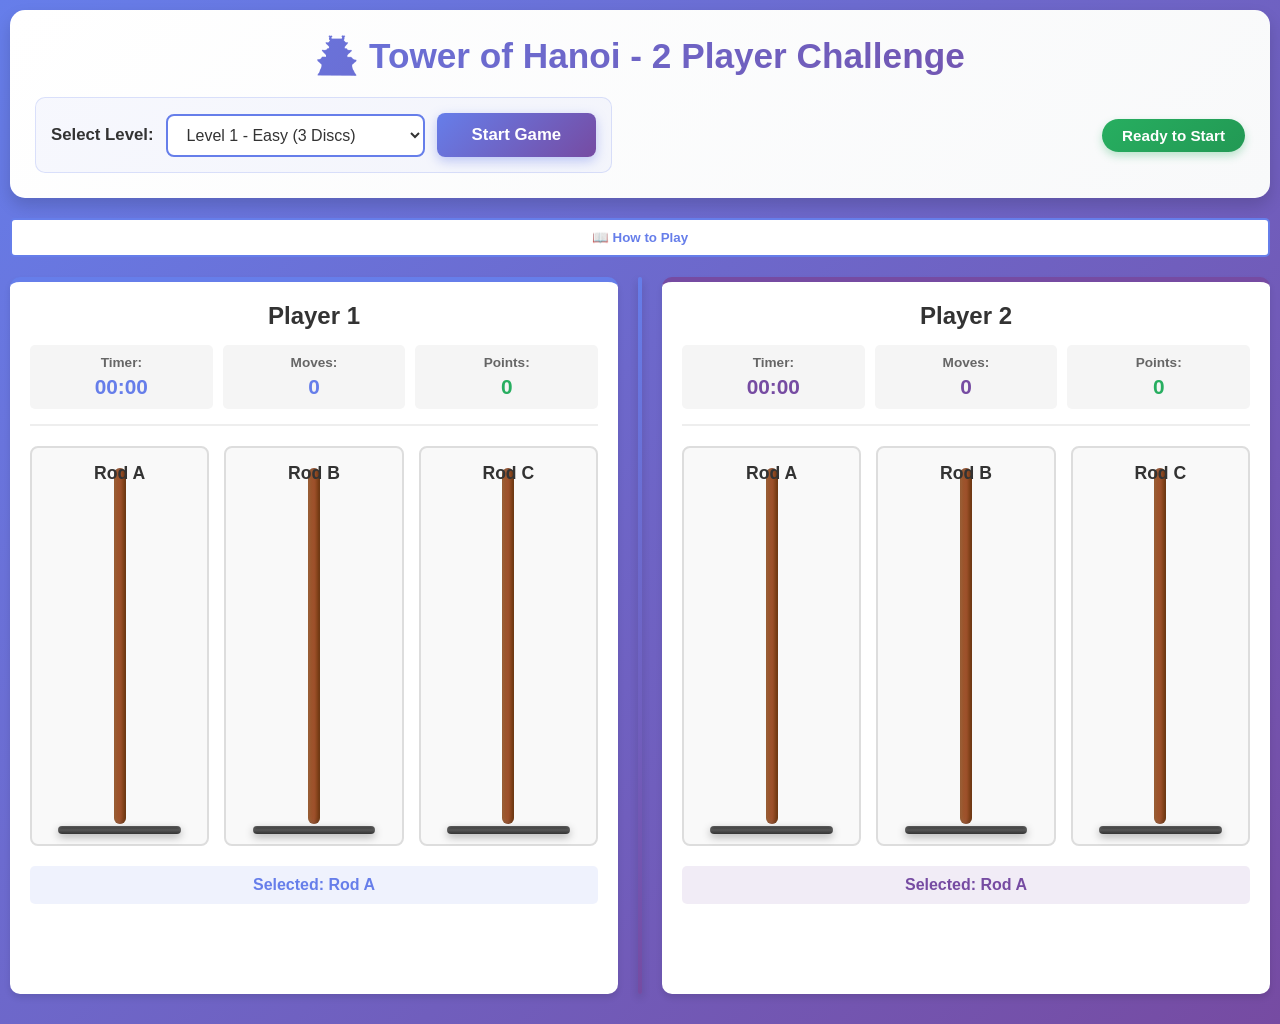
<file: tower_of_hanoi/index.html>
<!DOCTYPE html>
<html lang="en">
<head>
    <meta charset="UTF-8">
    <meta name="viewport" content="width=device-width, initial-scale=1.0">
    <title>Tower of Hanoi - 2 Player Game</title>
    <link rel="stylesheet" href="styles.css">
</head>
<body>
    <div class="container">
        <!-- Header -->
        <header class="header">
            <h1>🏯 Tower of Hanoi - 2 Player Challenge</h1>
            <div class="header-content">
                <div class="level-selector">
                    <label for="level">Select Level:</label>
                    <select id="level">
                        <option value="1">Level 1 - Easy (3 Discs)</option>
                        <option value="2">Level 2 - Medium (4 Discs)</option>
                        <option value="3">Level 3 - Hard (5 Discs)</option>
                        <option value="4">Level 4 - Very Hard (6 Discs)</option>
                        <option value="5">Level 5 - Extreme (7 Discs)</option>
                    </select>
                    <button id="startBtn" class="start-btn">Start Game</button>
                </div>
                <div class="game-status-header">
                    <div class="status-badge" id="statusBadge">Ready to Start</div>
                </div>
            </div>
        </header>

        <!-- Game Guide -->
        <div class="guide-container">
            <button class="guide-toggle" id="guideToggle">📖 How to Play</button>
            <div class="guide" id="guide">
                <h3>How to Play</h3>
                <div class="guide-content">
                    <p><strong>Objective:</strong> Move all discs from the first rod to the last rod.</p>
                    <p><strong>Rules:</strong></p>
                    <ul>
                        <li>Only one disc can be moved at a time</li>
                        <li>A larger disc cannot be placed on a smaller disc</li>
                        <li>You must move all discs to the rightmost rod</li>
                    </ul>
                    <p><strong>Player 1 Controls:</strong></p>
                    <ul>
                        <li><kbd>Q</kbd> - Select Left Rod</li>
                        <li><kbd>W</kbd> - Select Middle Rod</li>
                        <li><kbd>E</kbd> - Select Right Rod</li>
                        <li><kbd>Space</kbd> - Pick/Place Disc</li>
                    </ul>
                    <p><strong>Player 2 Controls:</strong></p>
                    <ul>
                        <li><kbd>U</kbd> - Select Left Rod</li>
                        <li><kbd>I</kbd> - Select Middle Rod</li>
                        <li><kbd>O</kbd> - Select Right Rod</li>
                        <li><kbd>Enter</kbd> - Pick/Place Disc</li>
                    </ul>
                    <p><strong>Scoring:</strong> Finish in fewer moves and less time to score more points!</p>
                </div>
            </div>
        </div>

        <!-- Split Screen Game Area -->
        <div class="game-wrapper">
            <!-- Player 1 Side -->
            <div class="player-section player1-section">
                <div class="player-header">
                    <h2>Player 1</h2>
                    <div class="stats">
                        <div class="stat">
                            <span class="label">Timer:</span>
                            <span class="timer" id="timer1">00:00</span>
                        </div>
                        <div class="stat">
                            <span class="label">Moves:</span>
                            <span class="moves" id="moves1">0</span>
                        </div>
                        <div class="stat">
                            <span class="label">Points:</span>
                            <span class="points" id="points1">0</span>
                        </div>
                    </div>
                </div>

                <div class="game-board" id="board1">
                    <div class="rod" data-player="1" data-rod="0">
                        <div class="rod-label">Rod A</div>
                        <div class="discs-container" id="rod-1-0"></div>
                    </div>
                    <div class="rod" data-player="1" data-rod="1">
                        <div class="rod-label">Rod B</div>
                        <div class="discs-container" id="rod-1-1"></div>
                    </div>
                    <div class="rod" data-player="1" data-rod="2">
                        <div class="rod-label">Rod C</div>
                        <div class="discs-container" id="rod-1-2"></div>
                    </div>
                </div>

                <div class="selected-rod" id="selected1">Selected: Rod A</div>
                <div class="picked-indicator" id="picked1"></div>
                <div class="status" id="status1"></div>
            </div>

            <!-- Divider -->
            <div class="divider"></div>

            <!-- Player 2 Side -->
            <div class="player-section player2-section">
                <div class="player-header">
                    <h2>Player 2</h2>
                    <div class="stats">
                        <div class="stat">
                            <span class="label">Timer:</span>
                            <span class="timer" id="timer2">00:00</span>
                        </div>
                        <div class="stat">
                            <span class="label">Moves:</span>
                            <span class="moves" id="moves2">0</span>
                        </div>
                        <div class="stat">
                            <span class="label">Points:</span>
                            <span class="points" id="points2">0</span>
                        </div>
                    </div>
                </div>

                <div class="game-board" id="board2">
                    <div class="rod" data-player="2" data-rod="0">
                        <div class="rod-label">Rod A</div>
                        <div class="discs-container" id="rod-2-0"></div>
                    </div>
                    <div class="rod" data-player="2" data-rod="1">
                        <div class="rod-label">Rod B</div>
                        <div class="discs-container" id="rod-2-1"></div>
                    </div>
                    <div class="rod" data-player="2" data-rod="2">
                        <div class="rod-label">Rod C</div>
                        <div class="discs-container" id="rod-2-2"></div>
                    </div>
                </div>

                <div class="selected-rod" id="selected2">Selected: Rod A</div>
                <div class="picked-indicator" id="picked2"></div>
                <div class="status" id="status2"></div>
            </div>
        </div>

        <!-- Results Modal -->
        <div class="modal" id="resultModal">
            <div class="modal-content">
                <h2>🎉 Level Complete!</h2>
                <div class="results">
                    <div class="player-result" id="player1Result"></div>
                    <div class="player-result" id="player2Result"></div>
                </div>
                <div class="winner" id="winner"></div>
                <button class="next-btn" id="nextLevelBtn">Next Level</button>
                <button class="restart-btn" id="restartBtn">Restart Game</button>
            </div>
        </div>

        <!-- Game Over Modal -->
        <div class="modal" id="gameOverModal">
            <div class="modal-content">
                <h2>🏆 Game Over!</h2>
                <div class="final-results">
                    <div id="finalResults"></div>
                </div>
                <button class="restart-btn" id="restartGameBtn">Play Again</button>
            </div>
        </div>
    </div>

    <script src="script.js"></script>
</body>
</html>
</file>
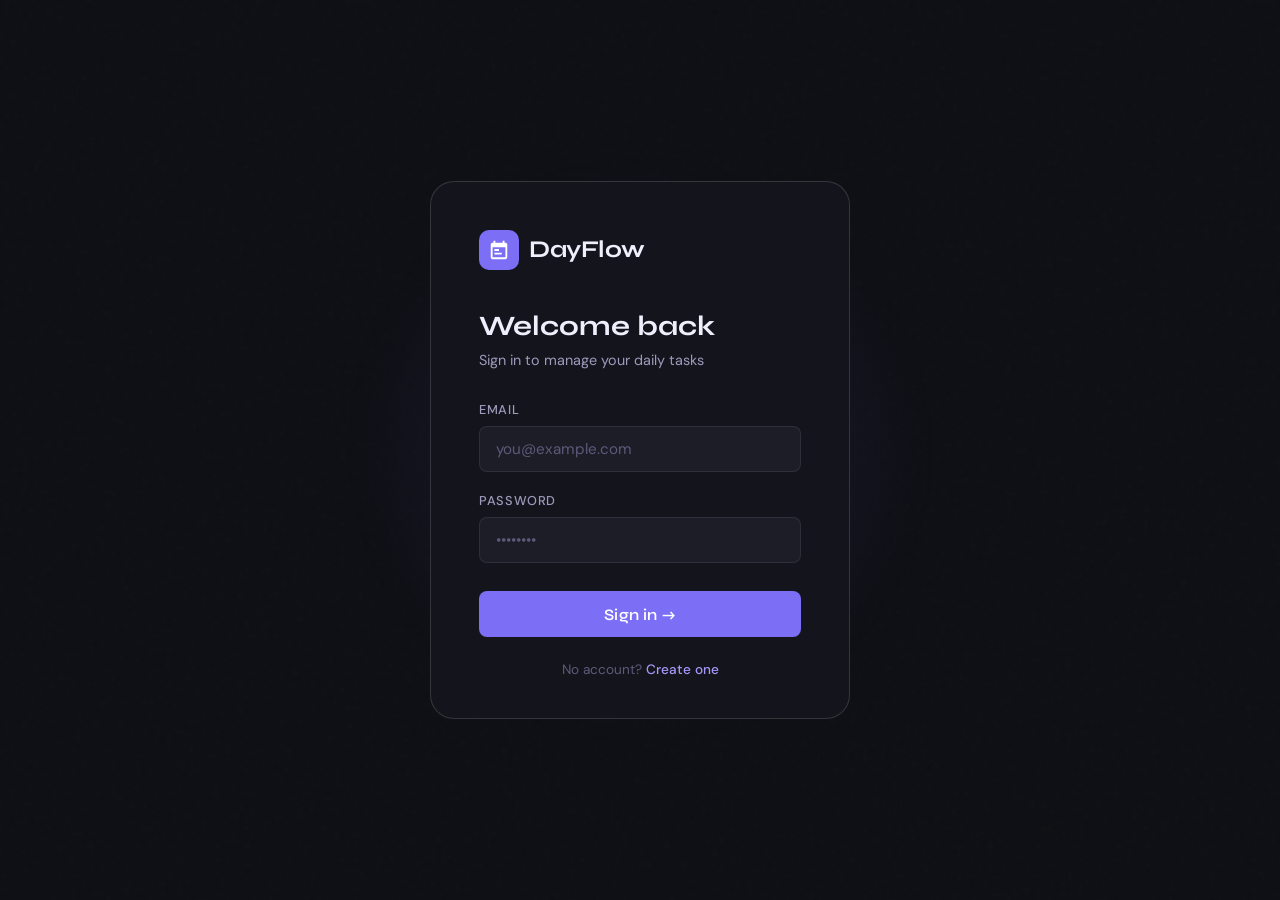
<file: daily-task-manager (1).html>
<!DOCTYPE html>
<html lang="en">
<head>
<meta charset="UTF-8">
<meta name="viewport" content="width=device-width, initial-scale=1.0">
<title>DayFlow — Daily Task Manager</title>
<link href="https://fonts.googleapis.com/css2?family=Syne:wght@400;500;600;700&family=DM+Sans:ital,wght@0,300;0,400;0,500;1,400&display=swap" rel="stylesheet">
<style>
  *, *::before, *::after { box-sizing: border-box; margin: 0; padding: 0; }

  :root {
    --bg: #0e0f14;
    --bg2: #14151c;
    --bg3: #1c1d27;
    --surface: #22243280;
    --surface2: #2a2d3e;
    --border: #ffffff14;
    --border2: #ffffff24;
    --accent: #7c6ef5;
    --accent2: #a398f9;
    --text: #f0eefc;
    --text2: #9d9bbd;
    --text3: #5c5a7a;
    --success: #3ecf8e;
    --warn: #f5a623;
    --danger: #f06464;
    --radius: 14px;
    --radius-sm: 8px;
  }

  body {
    font-family: 'DM Sans', sans-serif;
    background: var(--bg);
    color: var(--text);
    min-height: 100vh;
    overflow-x: hidden;
  }

  /* ───── NOISE TEXTURE ───── */
  body::before {
    content: '';
    position: fixed;
    inset: 0;
    background-image: url("data:image/svg+xml,%3Csvg viewBox='0 0 200 200' xmlns='http://www.w3.org/2000/svg'%3E%3Cfilter id='n'%3E%3CfeTurbulence type='fractalNoise' baseFrequency='0.75' numOctaves='4' stitchTiles='stitch'/%3E%3C/filter%3E%3Crect width='100%25' height='100%25' filter='url(%23n)' opacity='0.04'/%3E%3C/svg%3E");
    pointer-events: none;
    z-index: 0;
    opacity: 0.5;
  }

  .page { position: relative; z-index: 1; }

  /* ───── LOGIN PAGE ───── */
  #login-page {
    min-height: 100vh;
    display: flex;
    align-items: center;
    justify-content: center;
    padding: 2rem;
  }

  .login-glow {
    position: fixed;
    width: 600px; height: 600px;
    background: radial-gradient(circle, #7c6ef520 0%, transparent 70%);
    top: 50%; left: 50%;
    transform: translate(-50%, -50%);
    pointer-events: none;
  }

  .login-card {
    background: var(--bg2);
    border: 1px solid var(--border2);
    border-radius: 24px;
    padding: 3rem 3rem 2.5rem;
    width: 100%;
    max-width: 420px;
    position: relative;
  }

  .brand {
    display: flex;
    align-items: center;
    gap: 10px;
    margin-bottom: 2.5rem;
  }

  .brand-icon {
    width: 40px; height: 40px;
    background: var(--accent);
    border-radius: 10px;
    display: flex; align-items: center; justify-content: center;
  }

  .brand-icon svg { width: 22px; height: 22px; fill: white; }

  .brand-name {
    font-family: 'Syne', sans-serif;
    font-size: 1.5rem;
    font-weight: 700;
    letter-spacing: -0.02em;
  }

  .login-title {
    font-family: 'Syne', sans-serif;
    font-size: 1.75rem;
    font-weight: 700;
    line-height: 1.2;
    margin-bottom: 0.5rem;
  }

  .login-sub {
    color: var(--text2);
    font-size: 0.9rem;
    margin-bottom: 2rem;
  }

  .field {
    margin-bottom: 1.25rem;
  }

  .field label {
    display: block;
    font-size: 0.8rem;
    font-weight: 500;
    color: var(--text2);
    letter-spacing: 0.05em;
    text-transform: uppercase;
    margin-bottom: 0.5rem;
  }

  .field input {
    width: 100%;
    background: var(--bg3);
    border: 1px solid var(--border);
    border-radius: var(--radius-sm);
    padding: 0.75rem 1rem;
    color: var(--text);
    font-family: 'DM Sans', sans-serif;
    font-size: 0.95rem;
    outline: none;
    transition: border-color 0.2s;
  }

  .field input:focus { border-color: var(--accent); }
  .field input::placeholder { color: var(--text3); }

  .btn-primary {
    width: 100%;
    background: var(--accent);
    color: white;
    border: none;
    border-radius: var(--radius-sm);
    padding: 0.85rem;
    font-family: 'Syne', sans-serif;
    font-size: 1rem;
    font-weight: 600;
    cursor: pointer;
    transition: all 0.2s;
    margin-top: 0.5rem;
    letter-spacing: 0.01em;
  }

  .btn-primary:hover { background: #6a5ce0; transform: translateY(-1px); }
  .btn-primary:active { transform: translateY(0); }

  .login-footer {
    text-align: center;
    margin-top: 1.5rem;
    font-size: 0.85rem;
    color: var(--text3);
  }

  .login-footer span {
    color: var(--accent2);
    cursor: pointer;
    font-weight: 500;
  }

  .error-msg {
    background: #f0646420;
    border: 1px solid #f0646440;
    border-radius: var(--radius-sm);
    color: var(--danger);
    font-size: 0.85rem;
    padding: 0.65rem 0.9rem;
    margin-bottom: 1rem;
    display: none;
  }

  /* ───── APP LAYOUT ───── */
  #app-page { display: none; min-height: 100vh; }

  /* TOP NAV */
  .topnav {
    position: sticky; top: 0; z-index: 100;
    background: var(--bg2);
    border-bottom: 1px solid var(--border);
    padding: 0 2rem;
    height: 60px;
    display: flex;
    align-items: center;
    justify-content: space-between;
    backdrop-filter: blur(12px);
  }

  .nav-brand {
    font-family: 'Syne', sans-serif;
    font-weight: 700;
    font-size: 1.2rem;
    display: flex; align-items: center; gap: 8px;
  }

  .nav-brand .dot { width: 8px; height: 8px; background: var(--accent); border-radius: 50%; }

  .nav-right { display: flex; align-items: center; gap: 1rem; }

  .user-chip {
    display: flex; align-items: center; gap: 8px;
    background: var(--surface);
    border: 1px solid var(--border);
    border-radius: 40px;
    padding: 0.35rem 1rem 0.35rem 0.5rem;
    font-size: 0.85rem;
    color: var(--text2);
  }

  .avatar {
    width: 28px; height: 28px;
    background: var(--accent);
    border-radius: 50%;
    display: flex; align-items: center; justify-content: center;
    font-size: 0.75rem;
    font-weight: 700;
    color: white;
  }

  .btn-logout {
    background: transparent;
    border: 1px solid var(--border2);
    border-radius: var(--radius-sm);
    color: var(--text2);
    font-size: 0.8rem;
    padding: 0.4rem 0.9rem;
    cursor: pointer;
    font-family: 'DM Sans', sans-serif;
    transition: all 0.2s;
  }
  .btn-logout:hover { border-color: var(--danger); color: var(--danger); }

  /* MAIN */
  .main-content {
    padding: 2rem;
    max-width: 1200px;
    margin: 0 auto;
  }

  /* CALENDAR HEADER */
  .cal-header {
    display: flex;
    align-items: center;
    justify-content: space-between;
    margin-bottom: 2rem;
  }

  .cal-title {
    font-family: 'Syne', sans-serif;
    font-size: 1.8rem;
    font-weight: 700;
    letter-spacing: -0.02em;
  }

  .cal-nav {
    display: flex; align-items: center; gap: 0.75rem;
  }

  .cal-nav button {
    background: var(--bg3);
    border: 1px solid var(--border);
    border-radius: var(--radius-sm);
    color: var(--text);
    width: 36px; height: 36px;
    display: flex; align-items: center; justify-content: center;
    cursor: pointer;
    font-size: 1.1rem;
    transition: all 0.15s;
  }
  .cal-nav button:hover { background: var(--surface2); border-color: var(--border2); }

  .cal-month {
    font-family: 'Syne', sans-serif;
    font-size: 1rem;
    font-weight: 600;
    min-width: 160px;
    text-align: center;
    color: var(--text2);
  }

  /* STATS STRIP */
  .stats-strip {
    display: grid;
    grid-template-columns: repeat(4, 1fr);
    gap: 1rem;
    margin-bottom: 2rem;
  }

  .stat-card {
    background: var(--bg2);
    border: 1px solid var(--border);
    border-radius: var(--radius);
    padding: 1rem 1.25rem;
  }

  .stat-label {
    font-size: 0.75rem;
    text-transform: uppercase;
    letter-spacing: 0.07em;
    color: var(--text3);
    margin-bottom: 0.4rem;
    font-weight: 500;
  }

  .stat-val {
    font-family: 'Syne', sans-serif;
    font-size: 1.8rem;
    font-weight: 700;
    line-height: 1;
  }

  .stat-val.green { color: var(--success); }
  .stat-val.amber { color: var(--warn); }
  .stat-val.red { color: var(--danger); }
  .stat-val.purple { color: var(--accent2); }

  /* WEEKDAY LABELS */
  .weekday-row {
    display: grid;
    grid-template-columns: repeat(7, 1fr);
    gap: 0.5rem;
    margin-bottom: 0.5rem;
  }

  .weekday-label {
    text-align: center;
    font-size: 0.75rem;
    font-weight: 500;
    color: var(--text3);
    text-transform: uppercase;
    letter-spacing: 0.07em;
    padding: 0.25rem;
  }

  /* CALENDAR GRID */
  .cal-grid {
    display: grid;
    grid-template-columns: repeat(7, 1fr);
    gap: 0.5rem;
  }

  .cal-day {
    background: var(--bg2);
    border: 1px solid var(--border);
    border-radius: var(--radius);
    padding: 0.75rem;
    min-height: 140px;
    cursor: pointer;
    transition: all 0.2s;
    display: flex;
    flex-direction: column;
    overflow: hidden;
    position: relative;
  }

  .cal-day:hover { border-color: var(--border2); background: var(--bg3); }

  .cal-day.empty { background: transparent; border-color: transparent; cursor: default; pointer-events: none; }

  .cal-day.today {
    border-color: var(--accent);
    background: #7c6ef510;
  }

  .cal-day.today .day-num { color: var(--accent2); }

  .cal-day.selected {
    border-color: var(--accent);
    box-shadow: 0 0 0 2px #7c6ef540;
  }

  .day-num {
    font-family: 'Syne', sans-serif;
    font-size: 0.95rem;
    font-weight: 600;
    color: var(--text2);
    margin-bottom: 0.5rem;
    flex-shrink: 0;
  }

  .task-mini {
    font-size: 0.72rem;
    padding: 0.2rem 0.45rem;
    border-radius: 4px;
    margin-bottom: 0.25rem;
    line-height: 1.3;
    white-space: nowrap;
    overflow: hidden;
    text-overflow: ellipsis;
    font-weight: 500;
    flex-shrink: 0;
  }

  .task-mini.done {
    background: #3ecf8e18;
    color: var(--success);
    text-decoration: line-through;
    opacity: 0.6;
  }

  .task-mini.pending {
    background: #f5a62318;
    color: var(--warn);
  }

  .task-mini.overdue {
    background: #f0646418;
    color: var(--danger);
  }

  .day-more {
    font-size: 0.7rem;
    color: var(--text3);
    margin-top: auto;
    padding-top: 0.25rem;
  }

  .pending-badge {
    position: absolute;
    top: 8px; right: 8px;
    background: var(--warn);
    color: #1a1600;
    font-size: 0.65rem;
    font-weight: 700;
    border-radius: 50%;
    width: 18px; height: 18px;
    display: flex; align-items: center; justify-content: center;
  }

  /* ───── TASK PANEL (SLIDE-IN) ───── */
  .overlay {
    display: none;
    position: fixed; inset: 0;
    background: #00000070;
    z-index: 200;
    backdrop-filter: blur(4px);
  }

  .task-panel {
    position: fixed;
    top: 0; right: 0; bottom: 0;
    width: 420px;
    background: var(--bg2);
    border-left: 1px solid var(--border2);
    z-index: 201;
    transform: translateX(100%);
    transition: transform 0.3s cubic-bezier(0.4, 0, 0.2, 1);
    display: flex;
    flex-direction: column;
    overflow: hidden;
  }

  .task-panel.open { transform: translateX(0); }
  .overlay.open { display: block; }

  .panel-header {
    padding: 1.5rem;
    border-bottom: 1px solid var(--border);
    display: flex;
    align-items: center;
    justify-content: space-between;
    flex-shrink: 0;
  }

  .panel-date {
    font-family: 'Syne', sans-serif;
    font-size: 1.1rem;
    font-weight: 700;
  }

  .panel-date-sub {
    font-size: 0.8rem;
    color: var(--text3);
    margin-top: 2px;
  }

  .btn-close {
    background: var(--bg3);
    border: 1px solid var(--border);
    border-radius: var(--radius-sm);
    color: var(--text2);
    width: 34px; height: 34px;
    display: flex; align-items: center; justify-content: center;
    cursor: pointer;
    font-size: 1.2rem;
    transition: all 0.15s;
  }
  .btn-close:hover { border-color: var(--danger); color: var(--danger); }

  .panel-body { flex: 1; overflow-y: auto; padding: 1.25rem; }
  .panel-body::-webkit-scrollbar { width: 4px; }
  .panel-body::-webkit-scrollbar-track { background: transparent; }
  .panel-body::-webkit-scrollbar-thumb { background: var(--border2); border-radius: 4px; }

  .panel-section-title {
    font-size: 0.72rem;
    text-transform: uppercase;
    letter-spacing: 0.08em;
    color: var(--text3);
    font-weight: 600;
    margin-bottom: 0.75rem;
    margin-top: 1.5rem;
  }

  .panel-section-title:first-child { margin-top: 0; }

  /* ADD TASK FORM */
  .add-task-row {
    display: flex;
    gap: 0.5rem;
    margin-bottom: 1.25rem;
  }

  .add-task-row input {
    flex: 1;
    background: var(--bg3);
    border: 1px solid var(--border);
    border-radius: var(--radius-sm);
    padding: 0.65rem 0.9rem;
    color: var(--text);
    font-family: 'DM Sans', sans-serif;
    font-size: 0.9rem;
    outline: none;
    transition: border-color 0.2s;
  }
  .add-task-row input:focus { border-color: var(--accent); }
  .add-task-row input::placeholder { color: var(--text3); }

  .btn-add {
    background: var(--accent);
    border: none;
    border-radius: var(--radius-sm);
    color: white;
    padding: 0.65rem 1rem;
    font-size: 1.2rem;
    cursor: pointer;
    display: flex; align-items: center; justify-content: center;
    transition: all 0.15s;
    flex-shrink: 0;
  }
  .btn-add:hover { background: #6a5ce0; }

  /* TASK ITEMS */
  .task-item {
    background: var(--bg3);
    border: 1px solid var(--border);
    border-radius: var(--radius-sm);
    padding: 0.75rem 0.9rem;
    margin-bottom: 0.5rem;
    display: flex;
    align-items: flex-start;
    gap: 0.75rem;
    transition: all 0.2s;
    position: relative;
  }

  .task-item:hover { border-color: var(--border2); }

  .task-check {
    width: 18px; height: 18px;
    border: 2px solid var(--border2);
    border-radius: 50%;
    cursor: pointer;
    flex-shrink: 0;
    margin-top: 1px;
    display: flex; align-items: center; justify-content: center;
    transition: all 0.2s;
  }

  .task-check.checked {
    background: var(--success);
    border-color: var(--success);
  }

  .task-check.checked::after {
    content: '✓';
    color: #0a2d1e;
    font-size: 0.65rem;
    font-weight: 800;
  }

  .task-text {
    flex: 1;
    font-size: 0.9rem;
    line-height: 1.4;
    color: var(--text);
    word-break: break-word;
  }

  .task-text.done {
    text-decoration: line-through;
    color: var(--text3);
  }

  .task-tag {
    font-size: 0.65rem;
    padding: 0.15rem 0.5rem;
    border-radius: 4px;
    font-weight: 600;
    flex-shrink: 0;
    margin-top: 2px;
    text-transform: uppercase;
    letter-spacing: 0.05em;
  }

  .task-tag.pending { background: #f5a62320; color: var(--warn); border: 1px solid #f5a62340; }
  .task-tag.overdue { background: #f0646420; color: var(--danger); border: 1px solid #f0646440; }
  .task-tag.added { background: #7c6ef520; color: var(--accent2); border: 1px solid #7c6ef540; }

  .task-del {
    background: transparent;
    border: none;
    color: var(--text3);
    cursor: pointer;
    font-size: 0.9rem;
    padding: 0 0.2rem;
    transition: color 0.15s;
    flex-shrink: 0;
  }
  .task-del:hover { color: var(--danger); }

  /* PENDING SECTION */
  .pending-info {
    background: #f5a62310;
    border: 1px solid #f5a62330;
    border-radius: var(--radius-sm);
    padding: 0.75rem 1rem;
    margin-bottom: 1rem;
    font-size: 0.82rem;
    color: var(--warn);
    display: flex; align-items: center; gap: 0.5rem;
  }

  /* ───── ANIMATIONS ───── */
  @keyframes fadeSlideIn {
    from { opacity: 0; transform: translateY(16px); }
    to { opacity: 1; transform: translateY(0); }
  }

  .main-content { animation: fadeSlideIn 0.5s ease both; }

  @keyframes pop {
    0% { transform: scale(0.8); opacity: 0; }
    100% { transform: scale(1); opacity: 1; }
  }

  .task-item { animation: pop 0.15s ease both; }

  /* ───── RESPONSIVE ───── */
  @media (max-width: 900px) {
    .cal-grid, .weekday-row { grid-template-columns: repeat(7, 1fr); gap: 0.25rem; }
    .cal-day { min-height: 90px; padding: 0.5rem; }
    .stats-strip { grid-template-columns: repeat(2, 1fr); }
    .task-panel { width: 100%; }
  }

  @media (max-width: 600px) {
    .main-content { padding: 1rem; }
    .topnav { padding: 0 1rem; }
    .cal-title { font-size: 1.3rem; }
    .task-mini { display: none; }
  }

  /* TOAST */
  .toast {
    position: fixed;
    bottom: 2rem; right: 2rem;
    background: var(--bg3);
    border: 1px solid var(--border2);
    border-radius: var(--radius);
    padding: 0.9rem 1.25rem;
    font-size: 0.875rem;
    color: var(--text);
    z-index: 999;
    transform: translateY(80px);
    opacity: 0;
    transition: all 0.3s cubic-bezier(0.4, 0, 0.2, 1);
    max-width: 300px;
    box-shadow: 0 8px 32px #00000050;
  }
  .toast.show { transform: translateY(0); opacity: 1; }
</style>
</head>
<body>

<!-- ═══ LOGIN PAGE ═══ -->
<div id="login-page" class="page">
  <div class="login-glow"></div>
  <div class="login-card">
    <div class="brand">
      <div class="brand-icon">
        <svg viewBox="0 0 24 24"><path d="M19 4h-1V2h-2v2H8V2H6v2H5C3.9 4 3 4.9 3 6v14c0 1.1.9 2 2 2h14c1.1 0 2-.9 2-2V6c0-1.1-.9-2-2-2zm0 16H5V9h14v11zm-7-9H7v2h5v-2zm3 4H7v2h8v-2z"/></svg>
      </div>
      <span class="brand-name">DayFlow</span>
    </div>

    <div id="login-form">
      <h1 class="login-title">Welcome back</h1>
      <p class="login-sub">Sign in to manage your daily tasks</p>

      <div class="error-msg" id="login-error">Invalid email or password. Please try again.</div>

      <div class="field">
        <label>Email</label>
        <input type="email" id="login-email" placeholder="you@example.com" autocomplete="email" />
      </div>
      <div class="field">
        <label>Password</label>
        <input type="password" id="login-pass" placeholder="••••••••" autocomplete="current-password" />
      </div>

      <button class="btn-primary" onclick="doLogin()">Sign in →</button>

      <div class="login-footer">No account? <span onclick="showSignup()">Create one</span></div>
    </div>

    <div id="signup-form" style="display:none;">
      <h1 class="login-title">Create account</h1>
      <p class="login-sub">Start organising your days</p>

      <div class="error-msg" id="signup-error">Please fill all fields correctly.</div>

      <div class="field">
        <label>Full Name</label>
        <input type="text" id="su-name" placeholder="Alex Johnson" />
      </div>
      <div class="field">
        <label>Email</label>
        <input type="email" id="su-email" placeholder="you@example.com" />
      </div>
      <div class="field">
        <label>Password</label>
        <input type="password" id="su-pass" placeholder="Min 6 characters" />
      </div>

      <button class="btn-primary" onclick="doSignup()">Create account →</button>

      <div class="login-footer">Have an account? <span onclick="showLogin()">Sign in</span></div>
    </div>
  </div>
</div>

<!-- ═══ APP PAGE ═══ -->
<div id="app-page" class="page">

  <!-- TOP NAV -->
  <nav class="topnav">
    <div class="nav-brand">
      <div class="dot"></div>
      DayFlow
    </div>
    <div class="nav-right">
      <div class="user-chip">
        <div class="avatar" id="user-avatar">A</div>
        <span id="user-label">User</span>
      </div>
      <button class="btn-logout" onclick="doLogout()">Logout</button>
    </div>
  </nav>

  <!-- MAIN -->
  <div class="main-content">

    <!-- Stats -->
    <div class="stats-strip" id="stats-strip">
      <div class="stat-card">
        <div class="stat-label">Today's Tasks</div>
        <div class="stat-val purple" id="stat-today">0</div>
      </div>
      <div class="stat-card">
        <div class="stat-label">Completed</div>
        <div class="stat-val green" id="stat-done">0</div>
      </div>
      <div class="stat-card">
        <div class="stat-label">Pending</div>
        <div class="stat-val amber" id="stat-pending">0</div>
      </div>
      <div class="stat-card">
        <div class="stat-label">Overdue</div>
        <div class="stat-val red" id="stat-overdue">0</div>
      </div>
    </div>

    <!-- Calendar Header -->
    <div class="cal-header">
      <h2 class="cal-title" id="month-title">June 2025</h2>
      <div class="cal-nav">
        <button onclick="changeMonth(-1)">‹</button>
        <span class="cal-month" id="month-display">June 2025</span>
        <button onclick="changeMonth(1)">›</button>
        <button onclick="goToday()" style="width:auto; padding:0 12px; font-size:0.8rem; font-family:'DM Sans',sans-serif; font-weight:500; color:var(--accent2);">Today</button>
      </div>
    </div>

    <!-- Weekday labels -->
    <div class="weekday-row">
      <div class="weekday-label">Sun</div>
      <div class="weekday-label">Mon</div>
      <div class="weekday-label">Tue</div>
      <div class="weekday-label">Wed</div>
      <div class="weekday-label">Thu</div>
      <div class="weekday-label">Fri</div>
      <div class="weekday-label">Sat</div>
    </div>

    <!-- Calendar Grid -->
    <div class="cal-grid" id="cal-grid"></div>

  </div>
</div>

<!-- ═══ TASK PANEL ═══ -->
<div class="overlay" id="overlay" onclick="closePanel()"></div>
<div class="task-panel" id="task-panel">
  <div class="panel-header">
    <div>
      <div class="panel-date" id="panel-date-title">Monday, June 5</div>
      <div class="panel-date-sub" id="panel-date-sub">0 tasks</div>
    </div>
    <button class="btn-close" onclick="closePanel()">×</button>
  </div>
  <div class="panel-body" id="panel-body"></div>
</div>

<!-- TOAST -->
<div class="toast" id="toast"></div>

<script>
/* ─────────────────────────────────────────────
   STATE
───────────────────────────────────────────── */
let currentUser = null;
let viewYear, viewMonth;
let selectedDateKey = null;

const MONTH_NAMES = ['January','February','March','April','May','June',
                     'July','August','September','October','November','December'];
const DAY_NAMES = ['Sunday','Monday','Tuesday','Wednesday','Thursday','Friday','Saturday'];

/* ─────────────────────────────────────────────
   LOCAL STORAGE HELPERS
───────────────────────────────────────────── */
function getUsers() { return JSON.parse(localStorage.getItem('df_users') || '{}'); }
function saveUsers(u) { localStorage.setItem('df_users', JSON.stringify(u)); }
function getTasks(email) {
  const all = JSON.parse(localStorage.getItem('df_tasks_' + email) || '{}');
  return all;
}
function saveTasks(email, tasks) {
  localStorage.setItem('df_tasks_' + email, JSON.stringify(tasks));
}

/* ─────────────────────────────────────────────
   AUTH
───────────────────────────────────────────── */
function showSignup() {
  document.getElementById('login-form').style.display = 'none';
  document.getElementById('signup-form').style.display = 'block';
}
function showLogin() {
  document.getElementById('login-form').style.display = 'block';
  document.getElementById('signup-form').style.display = 'none';
}

function doLogin() {
  const email = document.getElementById('login-email').value.trim();
  const pass = document.getElementById('login-pass').value;
  const users = getUsers();
  const err = document.getElementById('login-error');
  if (!email || !pass) { err.style.display = 'block'; return; }
  if (!users[email] || users[email].password !== pass) {
    err.style.display = 'block'; return;
  }
  err.style.display = 'none';
  loginUser(email, users[email].name);
}

function doSignup() {
  const name = document.getElementById('su-name').value.trim();
  const email = document.getElementById('su-email').value.trim();
  const pass = document.getElementById('su-pass').value;
  const err = document.getElementById('signup-error');
  if (!name || !email || pass.length < 6) { err.style.display = 'block'; return; }
  const users = getUsers();
  if (users[email]) { err.textContent = 'Email already registered.'; err.style.display = 'block'; return; }
  users[email] = { name, password: pass };
  saveUsers(users);
  err.style.display = 'none';
  loginUser(email, name);
}

function loginUser(email, name) {
  currentUser = { email, name };
  localStorage.setItem('df_session', JSON.stringify(currentUser));
  document.getElementById('login-page').style.display = 'none';
  document.getElementById('app-page').style.display = 'block';
  document.getElementById('user-label').textContent = name.split(' ')[0];
  document.getElementById('user-avatar').textContent = name.charAt(0).toUpperCase();
  const today = new Date();
  viewYear = today.getFullYear();
  viewMonth = today.getMonth();
  rolloverPendingTasks();
  renderCalendar();
  updateStats();
}

function doLogout() {
  currentUser = null;
  localStorage.removeItem('df_session');
  document.getElementById('app-page').style.display = 'none';
  document.getElementById('login-page').style.display = 'flex';
  closePanel();
}

/* ─────────────────────────────────────────────
   PENDING ROLLOVER
   Any incomplete task from past days → copies to today if not already there
───────────────────────────────────────────── */
function rolloverPendingTasks() {
  const tasks = getTasks(currentUser.email);
  const todayKey = dateKey(new Date());
  const today = new Date(); today.setHours(0,0,0,0);

  let changed = false;
  const todayTasks = tasks[todayKey] || [];

  Object.keys(tasks).forEach(key => {
    const [y, m, d] = key.split('-').map(Number);
    const date = new Date(y, m - 1, d);
    if (date < today && key !== todayKey) {
      tasks[key].forEach(t => {
        if (!t.done) {
          // Mark original as overdue
          t.overdue = true;
          // Add to today if not already rolled over
          const alreadyRolled = todayTasks.find(x => x.rolledFrom === t.id);
          if (!alreadyRolled) {
            todayTasks.push({
              id: Date.now() + Math.random(),
              text: t.text,
              done: false,
              rolledFrom: t.id,
              rolledFromDate: key,
              type: 'pending'
            });
            changed = true;
          }
        }
      });
    }
  });

  if (changed) {
    tasks[todayKey] = todayTasks;
    saveTasks(currentUser.email, tasks);
    showToast('⏰ Pending tasks from previous days moved to today');
  }
}

function dateKey(date) {
  const y = date.getFullYear();
  const m = String(date.getMonth() + 1).padStart(2, '0');
  const d = String(date.getDate()).padStart(2, '0');
  return `${y}-${m}-${d}`;
}

/* ─────────────────────────────────────────────
   CALENDAR RENDER
───────────────────────────────────────────── */
function renderCalendar() {
  const title = MONTH_NAMES[viewMonth] + ' ' + viewYear;
  document.getElementById('month-title').textContent = title;
  document.getElementById('month-display').textContent = title;

  const today = new Date();
  const firstDay = new Date(viewYear, viewMonth, 1).getDay();
  const daysInMonth = new Date(viewYear, viewMonth + 1, 0).getDate();
  const tasks = getTasks(currentUser.email);

  const grid = document.getElementById('cal-grid');
  grid.innerHTML = '';

  // Empty cells before month starts
  for (let i = 0; i < firstDay; i++) {
    const empty = document.createElement('div');
    empty.className = 'cal-day empty';
    grid.appendChild(empty);
  }

  for (let day = 1; day <= daysInMonth; day++) {
    const date = new Date(viewYear, viewMonth, day);
    const key = dateKey(date);
    const dayTasks = tasks[key] || [];
    const isPast = date < new Date(today.getFullYear(), today.getMonth(), today.getDate());
    const isToday = key === dateKey(today);
    const isSelected = key === selectedDateKey;

    const cell = document.createElement('div');
    cell.className = 'cal-day' + (isToday ? ' today' : '') + (isSelected ? ' selected' : '');
    cell.onclick = () => openPanel(key, date);

    const numEl = document.createElement('div');
    numEl.className = 'day-num';
    numEl.textContent = day;
    cell.appendChild(numEl);

    const pendingCount = dayTasks.filter(t => !t.done && isPast).length;
    if (pendingCount > 0) {
      const badge = document.createElement('div');
      badge.className = 'pending-badge';
      badge.textContent = pendingCount;
      cell.appendChild(badge);
    }

    const show = dayTasks.slice(0, 3);
    show.forEach(t => {
      const mini = document.createElement('div');
      let cls = t.done ? 'done' : (isPast && !isToday ? 'overdue' : 'pending');
      if (t.type === 'pending' && !t.done) cls = 'pending';
      mini.className = `task-mini ${cls}`;
      mini.textContent = t.text;
      cell.appendChild(mini);
    });

    if (dayTasks.length > 3) {
      const more = document.createElement('div');
      more.className = 'day-more';
      more.textContent = `+${dayTasks.length - 3} more`;
      cell.appendChild(more);
    }

    grid.appendChild(cell);
  }

  updateStats();
}

function changeMonth(dir) {
  viewMonth += dir;
  if (viewMonth > 11) { viewMonth = 0; viewYear++; }
  if (viewMonth < 0) { viewMonth = 11; viewYear--; }
  renderCalendar();
}

function goToday() {
  const t = new Date();
  viewYear = t.getFullYear();
  viewMonth = t.getMonth();
  renderCalendar();
}

/* ─────────────────────────────────────────────
   STATS
───────────────────────────────────────────── */
function updateStats() {
  if (!currentUser) return;
  const tasks = getTasks(currentUser.email);
  const today = new Date();
  const todayKey = dateKey(today);
  const todayTasks = tasks[todayKey] || [];

  document.getElementById('stat-today').textContent = todayTasks.length;
  document.getElementById('stat-done').textContent = todayTasks.filter(t => t.done).length;
  document.getElementById('stat-pending').textContent = todayTasks.filter(t => !t.done && t.type === 'pending').length;

  // Overdue = past days with incomplete tasks
  let overdue = 0;
  Object.keys(tasks).forEach(key => {
    const [y, m, d] = key.split('-').map(Number);
    const date = new Date(y, m - 1, d);
    date.setHours(0,0,0,0); today.setHours(0,0,0,0);
    if (date < today) overdue += tasks[key].filter(t => !t.done).length;
  });
  document.getElementById('stat-overdue').textContent = overdue;
}

/* ─────────────────────────────────────────────
   TASK PANEL
───────────────────────────────────────────── */
function openPanel(key, date) {
  selectedDateKey = key;
  const d = date || (() => { const [y,m,dd] = key.split('-'); return new Date(y, m-1, dd); })();

  document.getElementById('panel-date-title').textContent =
    DAY_NAMES[d.getDay()] + ', ' + MONTH_NAMES[d.getMonth()] + ' ' + d.getDate();

  renderPanel(key);

  document.getElementById('overlay').classList.add('open');
  document.getElementById('task-panel').classList.add('open');
  renderCalendar();
}

function closePanel() {
  selectedDateKey = null;
  document.getElementById('overlay').classList.remove('open');
  document.getElementById('task-panel').classList.remove('open');
  renderCalendar();
}

function renderPanel(key) {
  const tasks = getTasks(currentUser.email);
  const dayTasks = tasks[key] || [];
  const body = document.getElementById('panel-body');

  const today = new Date(); today.setHours(0,0,0,0);
  const [y,m,d] = key.split('-').map(Number);
  const cellDate = new Date(y, m-1, d);
  const isPast = cellDate < today;
  const isToday = key === dateKey(today);

  document.getElementById('panel-date-sub').textContent =
    `${dayTasks.length} task${dayTasks.length !== 1 ? 's' : ''}`;

  let html = '';

  // Pending tasks (rolled over)
  const pendingTasks = dayTasks.filter(t => t.type === 'pending');
  const regularTasks = dayTasks.filter(t => t.type !== 'pending');

  if (pendingTasks.length > 0) {
    html += `<div class="pending-info">
      ⏰ ${pendingTasks.length} task${pendingTasks.length > 1 ? 's' : ''} carried over from previous day${pendingTasks.length > 1 ? 's' : ''}
    </div>`;
    html += `<div class="panel-section-title">Pending from previous days</div>`;
    pendingTasks.forEach(t => {
      html += taskItemHTML(t, true);
    });
  }

  // Add new task input
  html += `<div class="panel-section-title">${isToday ? "Today's tasks" : isPast ? "Tasks (past)" : "Scheduled tasks"}</div>`;
  html += `<div class="add-task-row">
    <input type="text" id="new-task-input" placeholder="Add a task…" onkeydown="if(event.key==='Enter') addTask('${key}')" />
    <button class="btn-add" onclick="addTask('${key}')">+</button>
  </div>`;

  if (regularTasks.length === 0 && pendingTasks.length === 0) {
    html += `<div style="text-align:center; color:var(--text3); font-size:0.85rem; padding:2rem 0;">No tasks yet. Add one above.</div>`;
  }

  regularTasks.forEach(t => {
    html += taskItemHTML(t, false);
  });

  body.innerHTML = html;
  setTimeout(() => {
    const inp = document.getElementById('new-task-input');
    if (inp) inp.focus();
  }, 50);
}

function taskItemHTML(t, isPending) {
  const tag = t.overdue ? 'overdue' : (isPending ? 'pending' : 'added');
  const tagLabel = t.overdue ? 'Overdue' : (isPending ? 'Pending' : 'New');
  return `<div class="task-item" id="ti-${t.id}">
    <div class="task-check ${t.done ? 'checked' : ''}" onclick="toggleTask('${selectedDateKey}', '${t.id}')"></div>
    <div class="task-text ${t.done ? 'done' : ''}">
      ${escHtml(t.text)}
      ${t.rolledFromDate ? `<div style="font-size:0.72rem;color:var(--text3);margin-top:2px;">From ${t.rolledFromDate}</div>` : ''}
    </div>
    ${!t.done ? `<div class="task-tag ${tag}">${tagLabel}</div>` : ''}
    <button class="task-del" onclick="deleteTask('${selectedDateKey}', '${t.id}')">×</button>
  </div>`;
}

function escHtml(str) {
  return str.replace(/&/g,'&amp;').replace(/</g,'&lt;').replace(/>/g,'&gt;').replace(/"/g,'&quot;');
}

function addTask(key) {
  const input = document.getElementById('new-task-input');
  const text = input.value.trim();
  if (!text) return;

  const tasks = getTasks(currentUser.email);
  if (!tasks[key]) tasks[key] = [];
  tasks[key].push({
    id: Date.now() + Math.random(),
    text,
    done: false,
    type: 'new'
  });
  saveTasks(currentUser.email, tasks);
  input.value = '';
  renderPanel(key);
  renderCalendar();
  showToast('Task added ✓');
}

function toggleTask(key, id) {
  const tasks = getTasks(currentUser.email);
  const list = tasks[key] || [];
  const t = list.find(x => String(x.id) === String(id));
  if (t) {
    t.done = !t.done;
    saveTasks(currentUser.email, tasks);
    renderPanel(key);
    renderCalendar();
    showToast(t.done ? '✅ Task completed!' : 'Task unchecked');
  }
}

function deleteTask(key, id) {
  const tasks = getTasks(currentUser.email);
  tasks[key] = (tasks[key] || []).filter(x => String(x.id) !== String(id));
  saveTasks(currentUser.email, tasks);
  renderPanel(key);
  renderCalendar();
}

/* ─────────────────────────────────────────────
   TOAST
───────────────────────────────────────────── */
let toastTimer;
function showToast(msg) {
  const t = document.getElementById('toast');
  t.textContent = msg;
  t.classList.add('show');
  clearTimeout(toastTimer);
  toastTimer = setTimeout(() => t.classList.remove('show'), 2500);
}

/* ─────────────────────────────────────────────
   INIT — restore session
───────────────────────────────────────────── */
(function init() {
  const session = localStorage.getItem('df_session');
  if (session) {
    const { email, name } = JSON.parse(session);
    const users = getUsers();
    if (users[email]) loginUser(email, name);
  }

  // Keyboard shortcut: Escape closes panel
  document.addEventListener('keydown', e => {
    if (e.key === 'Escape') closePanel();
  });
})();
</script>
</body>
</html>
</file>
<file: tower_of_hanoi/styles.css>
* {
    margin: 0;
    padding: 0;
    box-sizing: border-box;
}

body {
    font-family: 'Segoe UI', Tahoma, Geneva, Verdana, sans-serif;
    background: linear-gradient(135deg, #667eea 0%, #764ba2 100%);
    min-height: 100vh;
    padding: 10px;
}

.container {
    width: 100%;
    max-width: 1600px;
    margin: 0 auto;
}

/* Header */
.header {
    background: linear-gradient(135deg, #ffffff 0%, #f8f9fa 100%);
    padding: 25px;
    border-radius: 15px;
    margin-bottom: 20px;
    box-shadow: 0 8px 16px rgba(0, 0, 0, 0.15);
}

.header h1 {
    color: #333;
    margin-bottom: 20px;
    font-size: 2.2em;
    background: linear-gradient(135deg, #667eea 0%, #764ba2 100%);
    -webkit-background-clip: text;
    -webkit-text-fill-color: transparent;
    background-clip: text;
    text-align: center;
}

.header-content {
    display: flex;
    justify-content: space-between;
    align-items: center;
    flex-wrap: wrap;
    gap: 20px;
}

.level-selector {
    display: flex;
    justify-content: center;
    gap: 12px;
    flex-wrap: wrap;
    align-items: center;
    padding: 15px;
    background: rgba(102, 126, 234, 0.05);
    border-radius: 10px;
    border: 1px solid rgba(102, 126, 234, 0.2);
}

.level-selector label {
    font-weight: 600;
    color: #333;
    font-size: 1.05em;
}

.level-selector select {
    padding: 10px 15px;
    border: 2px solid #667eea;
    border-radius: 8px;
    font-size: 1em;
    cursor: pointer;
    background: white;
    color: #333;
    font-weight: 500;
    transition: all 0.3s;
}

.level-selector select:hover {
    border-color: #764ba2;
    background: #f5f5ff;
}

.level-selector select:focus {
    outline: none;
    border-color: #764ba2;
    box-shadow: 0 0 8px rgba(118, 75, 162, 0.4);
}

.game-status-header {
    display: flex;
    align-items: center;
    justify-content: center;
}

.status-badge {
    padding: 8px 20px;
    background: linear-gradient(135deg, #27ae60 0%, #229954 100%);
    color: white;
    border-radius: 20px;
    font-weight: 600;
    font-size: 0.95em;
    box-shadow: 0 4px 8px rgba(39, 174, 96, 0.3);
}

.start-btn {
    padding: 12px 35px;
    background: linear-gradient(135deg, #667eea 0%, #764ba2 100%);
    color: white;
    border: none;
    border-radius: 8px;
    font-size: 1.05em;
    font-weight: 600;
    cursor: pointer;
    transition: all 0.3s;
    box-shadow: 0 4px 12px rgba(102, 126, 234, 0.4);
    white-space: nowrap;
}

.start-btn:hover {
    transform: translateY(-2px);
    box-shadow: 0 6px 16px rgba(102, 126, 234, 0.6);
}

.start-btn:active {
    transform: translateY(0);
}

/* Guide */
.guide-container {
    margin-bottom: 20px;
    position: relative;
}

.guide-toggle {
    background: white;
    border: 2px solid #667eea;
    padding: 10px 20px;
    border-radius: 5px;
    cursor: pointer;
    font-weight: bold;
    color: #667eea;
    transition: all 0.3s;
    width: 100%;
}

.guide-toggle:hover {
    background: #667eea;
    color: white;
}

.guide {
    display: none;
    background: white;
    padding: 20px;
    border-radius: 5px;
    margin-top: 10px;
    box-shadow: 0 4px 6px rgba(0, 0, 0, 0.1);
}

.guide.active {
    display: block;
    animation: slideDown 0.3s ease-out;
}

@keyframes slideDown {
    from {
        opacity: 0;
        transform: translateY(-10px);
    }
    to {
        opacity: 1;
        transform: translateY(0);
    }
}

.guide h3 {
    color: #333;
    margin-bottom: 15px;
    font-size: 1.3em;
}

.guide-content p {
    color: #555;
    margin-bottom: 10px;
    line-height: 1.6;
}

.guide-content ul {
    margin-left: 20px;
    margin-bottom: 15px;
}

.guide-content li {
    color: #555;
    margin-bottom: 8px;
}

kbd {
    background: #f0f0f0;
    border: 1px solid #999;
    border-radius: 3px;
    padding: 2px 6px;
    font-family: monospace;
    font-size: 0.9em;
}

/* Game Wrapper */
.game-wrapper {
    display: grid;
    grid-template-columns: 1fr auto 1fr;
    gap: 20px;
    margin-bottom: 20px;
    min-height: 600px;
}

.divider {
    width: 4px;
    background: linear-gradient(180deg, #667eea 0%, #764ba2 100%);
    border-radius: 2px;
    box-shadow: 0 4px 8px rgba(0, 0, 0, 0.2);
}

/* Player Section */
.player-section {
    background: white;
    padding: 20px;
    border-radius: 10px;
    box-shadow: 0 4px 6px rgba(0, 0, 0, 0.1);
    display: flex;
    flex-direction: column;
}

.player1-section {
    border-top: 5px solid #667eea;
}

.player2-section {
    border-top: 5px solid #764ba2;
}

.player-header {
    text-align: center;
    margin-bottom: 20px;
    padding-bottom: 15px;
    border-bottom: 2px solid #eee;
}

.player-header h2 {
    color: #333;
    margin-bottom: 15px;
    font-size: 1.5em;
}

.stats {
    display: grid;
    grid-template-columns: repeat(3, 1fr);
    gap: 10px;
}

.stat {
    display: flex;
    flex-direction: column;
    align-items: center;
    padding: 10px;
    background: #f5f5f5;
    border-radius: 5px;
}

.stat .label {
    font-size: 0.85em;
    color: #666;
    font-weight: bold;
    margin-bottom: 5px;
}

.stat .timer,
.stat .moves,
.stat .points {
    font-size: 1.3em;
    font-weight: bold;
    color: #333;
}

.player1-section .timer {
    color: #667eea;
}

.player2-section .timer {
    color: #764ba2;
}

.player1-section .moves {
    color: #667eea;
}

.player2-section .moves {
    color: #764ba2;
}

.player1-section .points {
    color: #27ae60;
}

.player2-section .points {
    color: #27ae60;
}

/* Game Board */
.game-board {
    display: grid;
    grid-template-columns: repeat(3, 1fr);
    gap: 15px;
    flex: 1;
    margin-bottom: 20px;
}

.rod {
    display: flex;
    flex-direction: column;
    align-items: center;
    padding: 15px;
    background: #f9f9f9;
    border: 2px solid #ddd;
    border-radius: 8px;
    min-height: 400px;
    position: relative;
    cursor: pointer;
    transition: all 0.3s;
}

.rod:hover {
    border-color: #667eea;
    background: #f0f5ff;
}

.rod.selected {
    border-color: #27ae60;
    background: #e8f8f5;
    box-shadow: 0 0 10px rgba(39, 174, 96, 0.3);
}

.rod::before {
    content: '';
    position: absolute;
    width: 12px;
    height: 90%;
    background: linear-gradient(90deg, #8B4513 0%, #A0522D 50%, #8B4513 100%);
    border-radius: 6px;
    box-shadow: inset -2px 0 4px rgba(0, 0, 0, 0.3), inset 2px 0 4px rgba(255, 255, 255, 0.2);
    top: 5%;
    z-index: 1;
}

.rod::after {
    content: '';
    position: absolute;
    width: 70%;
    height: 8px;
    background: linear-gradient(180deg, #333 0%, #555 50%, #333 100%);
    border-radius: 4px;
    bottom: 10px;
    box-shadow: 0 3px 8px rgba(0, 0, 0, 0.3), inset 0 1px 2px rgba(255, 255, 255, 0.2);
    z-index: 2;
}

.rod-label {
    font-weight: bold;
    color: #333;
    margin-bottom: 10px;
    font-size: 1.1em;
    z-index: 10;
    position: relative;
}

.discs-container {
    flex: 1;
    width: 100%;
    display: flex;
    flex-direction: column;
    justify-content: flex-end;
    align-items: center;
    gap: 3px;
    padding: 5px;
    position: relative;
    z-index: 3;
}

.disc {
    display: flex;
    align-items: center;
    justify-content: center;
    font-weight: bold;
    color: white;
    cursor: grab;
    transition: all 0.2s;
    user-select: none;
    height: 32px;
    border-radius: 16px;
    position: relative;
    box-shadow: 0 4px 12px rgba(0, 0, 0, 0.25);
    border: 3px solid rgba(0, 0, 0, 0.15);
}

.disc::before {
    content: '';
    position: absolute;
    width: 18px;
    height: 18px;
    background: #f9f9f9;
    border-radius: 50%;
    box-shadow: inset 0 2px 4px rgba(0, 0, 0, 0.2);
    z-index: 10;
}

.disc:hover {
    transform: scale(1.08);
    box-shadow: 0 6px 16px rgba(0, 0, 0, 0.35);
}

.disc:active {
    cursor: grabbing;
}

.disc.selectable {
    cursor: pointer;
    animation: selectablePulse 1s infinite;
    box-shadow: 0 6px 16px rgba(0, 0, 0, 0.35), 0 0 0 3px rgba(39, 174, 96, 0.4);
}

@keyframes selectablePulse {
    0%, 100% {
        transform: scale(1);
    }
    50% {
        transform: scale(1.08);
    }
}

.disc.disc-1 {
    width: 70px;
    background: linear-gradient(135deg, #ff6b6b 0%, #ee5a6f 100%);
}

.disc.disc-2 {
    width: 110px;
    background: linear-gradient(135deg, #4ecdc4 0%, #44a5c2 100%);
}

.disc.disc-3 {
    width: 150px;
    background: linear-gradient(135deg, #f7b731 0%, #f0a500 100%);
}

.disc.disc-4 {
    width: 190px;
    background: linear-gradient(135deg, #667eea 0%, #764ba2 100%);
}

.disc.disc-5 {
    width: 230px;
    background: linear-gradient(135deg, #45b7d1 0%, #0984e3 100%);
}

.disc.disc-6 {
    width: 270px;
    background: linear-gradient(135deg, #a8edea 0%, #fed6e3 100%);
    color: #333;
}

.disc.disc-7 {
    width: 310px;
    background: linear-gradient(135deg, #fa8231 0%, #fd79a8 100%);
}

/* Selected Rod Info */
.selected-rod {
    text-align: center;
    font-weight: bold;
    color: #333;
    padding: 10px;
    background: #f0f0f0;
    border-radius: 5px;
    margin-bottom: 10px;
}

.player1-section .selected-rod {
    background: rgba(102, 126, 234, 0.1);
    color: #667eea;
}

.player2-section .selected-rod {
    background: rgba(118, 75, 162, 0.1);
    color: #764ba2;
}

/* Picked Indicator */
.picked-indicator {
    min-height: 30px;
    margin-bottom: 10px;
}

.picked-disc-indicator {
    padding: 10px;
    background: #fff3cd;
    border: 2px solid #ffc107;
    border-radius: 5px;
    text-align: center;
    font-weight: bold;
    color: #333;
    display: flex;
    align-items: center;
    justify-content: center;
    gap: 8px;
    animation: pulse 1.5s infinite;
}

@keyframes pulse {
    0%, 100% {
        opacity: 1;
    }
    50% {
        opacity: 0.8;
    }
}

.disc-badge {
    display: inline-flex;
    align-items: center;
    justify-content: center;
    width: 35px;
    height: 35px;
    border-radius: 50%;
    font-weight: bold;
    color: white;
    font-size: 0.9em;
    box-shadow: 0 2px 6px rgba(0, 0, 0, 0.2);
}

/* Status Message */
.status {
    text-align: center;
    padding: 10px;
    min-height: 20px;
    font-weight: bold;
    border-radius: 5px;
}

.status.error {
    color: #e74c3c;
    background: #fadbd8;
}

.status.success {
    color: #27ae60;
    background: #d5f4e6;
}

.status.info {
    color: #3498db;
    background: #d6eaf8;
}

/* Modal */
.modal {
    display: none;
    position: fixed;
    top: 0;
    left: 0;
    width: 100%;
    height: 100%;
    background: rgba(0, 0, 0, 0.7);
    z-index: 1000;
    justify-content: center;
    align-items: center;
}

.modal.active {
    display: flex;
    animation: fadeIn 0.3s;
}

@keyframes fadeIn {
    from {
        opacity: 0;
    }
    to {
        opacity: 1;
    }
}

.modal-content {
    background: white;
    padding: 40px;
    border-radius: 10px;
    text-align: center;
    box-shadow: 0 8px 16px rgba(0, 0, 0, 0.2);
    max-width: 600px;
    animation: slideUp 0.3s;
}

@keyframes slideUp {
    from {
        transform: translateY(20px);
        opacity: 0;
    }
    to {
        transform: translateY(0);
        opacity: 1;
    }
}

.modal-content h2 {
    color: #333;
    margin-bottom: 20px;
    font-size: 2em;
}

.results {
    display: grid;
    grid-template-columns: repeat(2, 1fr);
    gap: 20px;
    margin-bottom: 20px;
}

.player-result {
    background: #f5f5f5;
    padding: 15px;
    border-radius: 5px;
    border-left: 4px solid #667eea;
}

.player-result:nth-child(2) {
    border-left-color: #764ba2;
}

.player-result h3 {
    color: #333;
    margin-bottom: 10px;
}

.player-result p {
    color: #555;
    margin-bottom: 5px;
    font-size: 0.95em;
}

.winner {
    font-size: 1.3em;
    color: #27ae60;
    font-weight: bold;
    margin-bottom: 20px;
    padding: 15px;
    background: #d5f4e6;
    border-radius: 5px;
}

.final-results {
    background: #f5f5f5;
    padding: 20px;
    border-radius: 5px;
    margin-bottom: 20px;
    text-align: left;
}

.final-results p {
    color: #333;
    margin-bottom: 10px;
    font-size: 0.95em;
}

.next-btn,
.restart-btn,
.restart-game-btn {
    padding: 12px 30px;
    margin: 10px;
    border: none;
    border-radius: 5px;
    font-size: 1em;
    font-weight: bold;
    cursor: pointer;
    transition: all 0.2s;
}

.next-btn {
    background: #27ae60;
    color: white;
}

.next-btn:hover {
    background: #229954;
    transform: translateY(-2px);
    box-shadow: 0 6px 12px rgba(39, 174, 96, 0.4);
}

.restart-btn,
.restart-game-btn {
    background: #e74c3c;
    color: white;
}

.restart-btn:hover,
.restart-game-btn:hover {
    background: #c0392b;
    transform: translateY(-2px);
    box-shadow: 0 6px 12px rgba(231, 76, 60, 0.4);
}

/* Responsive Design */
@media (max-width: 1200px) {
    .game-wrapper {
        grid-template-columns: 1fr;
        gap: 10px;
    }

    .divider {
        width: 100%;
        height: 4px;
    }

    .player-section {
        min-height: auto;
    }
}

@media (max-width: 768px) {
    .header h1 {
        font-size: 1.5em;
    }

    .level-selector {
        flex-direction: column;
        gap: 10px;
    }

    .level-selector select,
    .start-btn {
        width: 100%;
    }

    .stats {
        grid-template-columns: 1fr;
        gap: 5px;
    }

    .game-board {
        grid-template-columns: 1fr;
        gap: 10px;
    }

    .results {
        grid-template-columns: 1fr;
    }

    .rod {
        min-height: 300px;
    }

    .disc {
        font-size: 0.8em;
        min-height: 25px;
    }

    .disc.disc-1 { width: 40px; }
    .disc.disc-2 { width: 70px; }
    .disc.disc-3 { width: 100px; }
    .disc.disc-4 { width: 130px; }
    .disc.disc-5 { width: 160px; }
    .disc.disc-6 { width: 190px; }
    .disc.disc-7 { width: 220px; }
}
</file>
